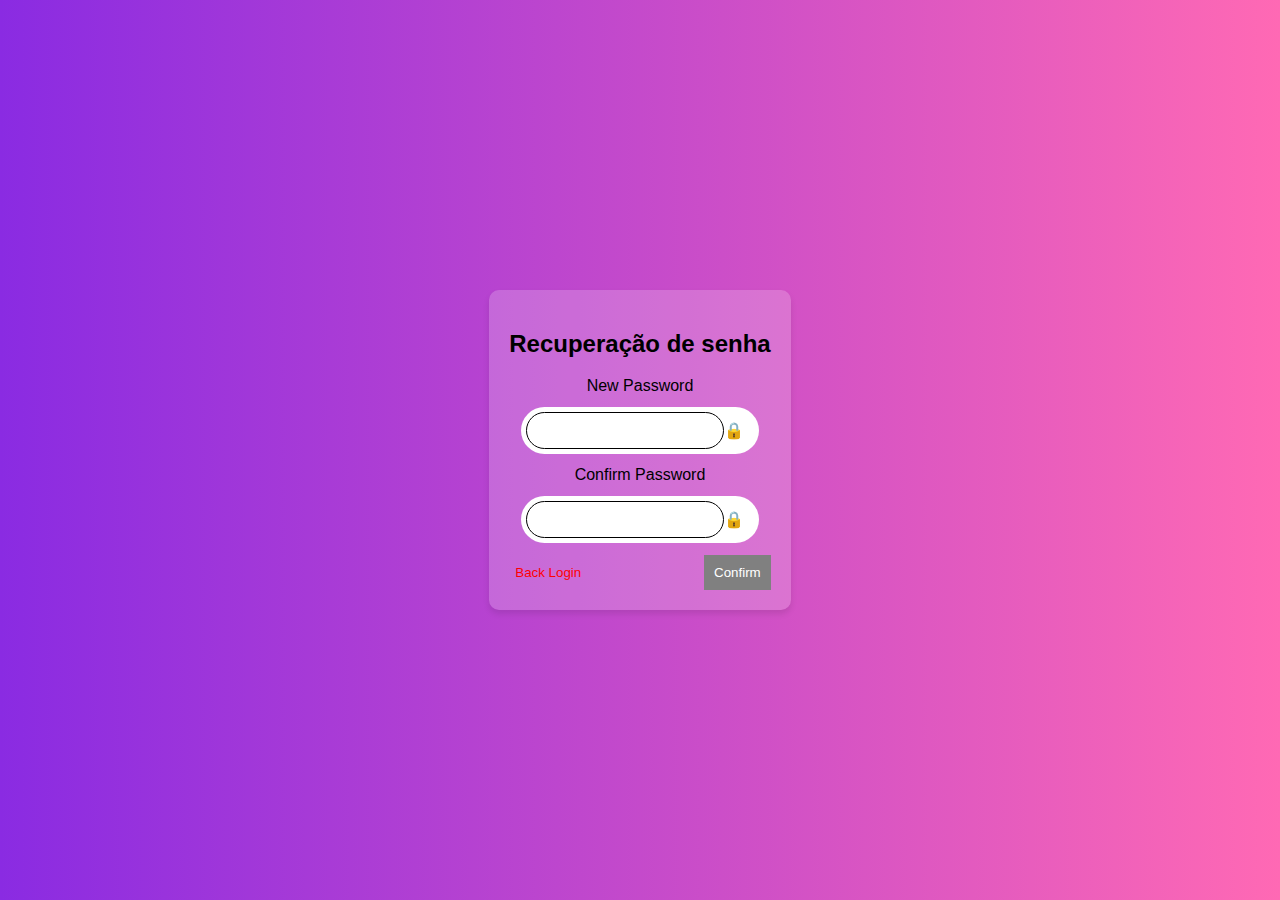
<file: Perfil e editar/recuperacao/index.html>
<!DOCTYPE html>
<html lang="pt">
<head>
    <meta charset="UTF-8">
    <meta name="viewport" content="width=device-width, initial-scale=1.0">
    <title>Recuperação de Senha</title>
    <link rel="stylesheet" href="styles.css">
</head>
<body>
    <div class="container">
    
        <div class="form-box">
            <h2>Recuperação de senha</h2>
            <label for="new-password">New Password</label>
            <div class="input-box">
                <input type="password" id="new-password">
                <span class="lock">🔒</span>
            </div>
            <label for="confirm-password">Confirm Password</label>
            <div class="input-box">
                <input type="password" id="confirm-password">
                <span class="lock">🔒</span>
            </div>
            <div class="buttons">
                <button class="back" onclick="goBack()">Back Login</button>
                <button class="confirm" onclick="confirmPassword()">Confirm</button>
            </div>
        </div>
    </div>
    <script src="script.js"></script>
</body>
</html>
</file>
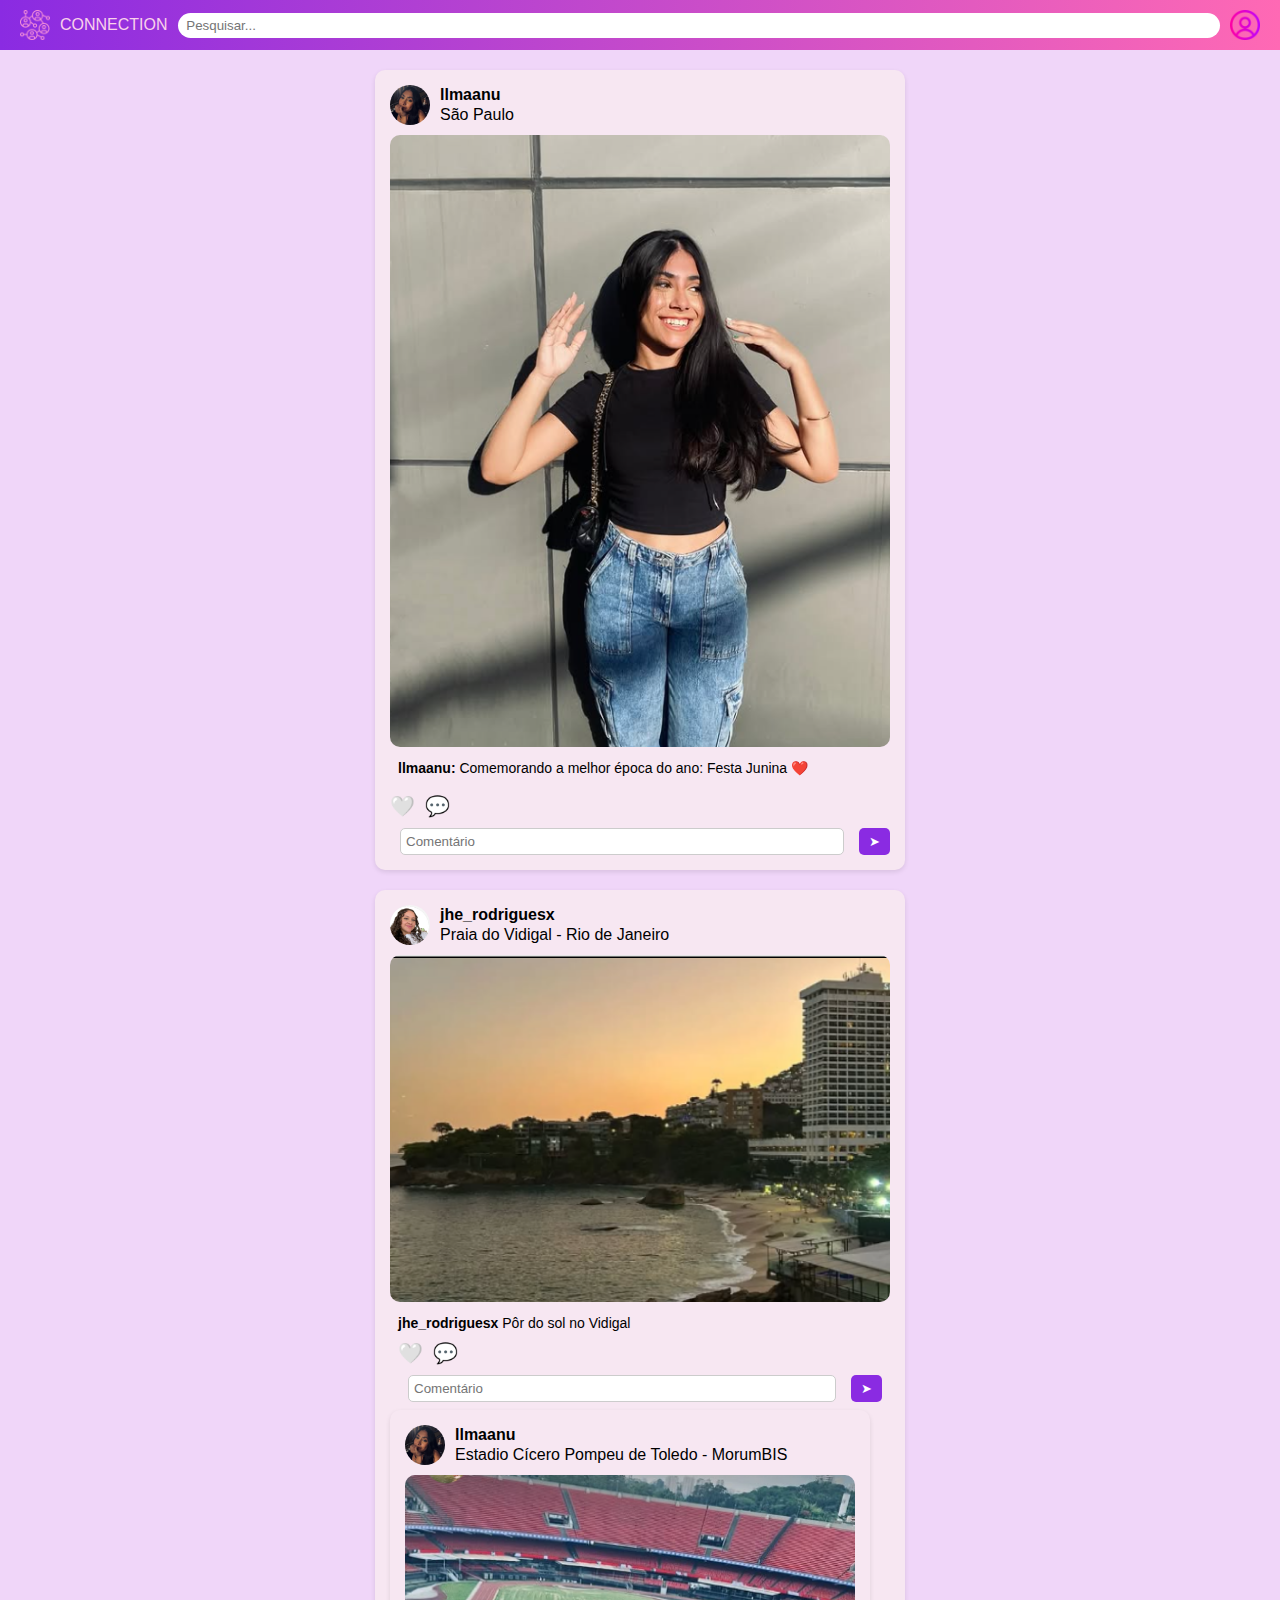
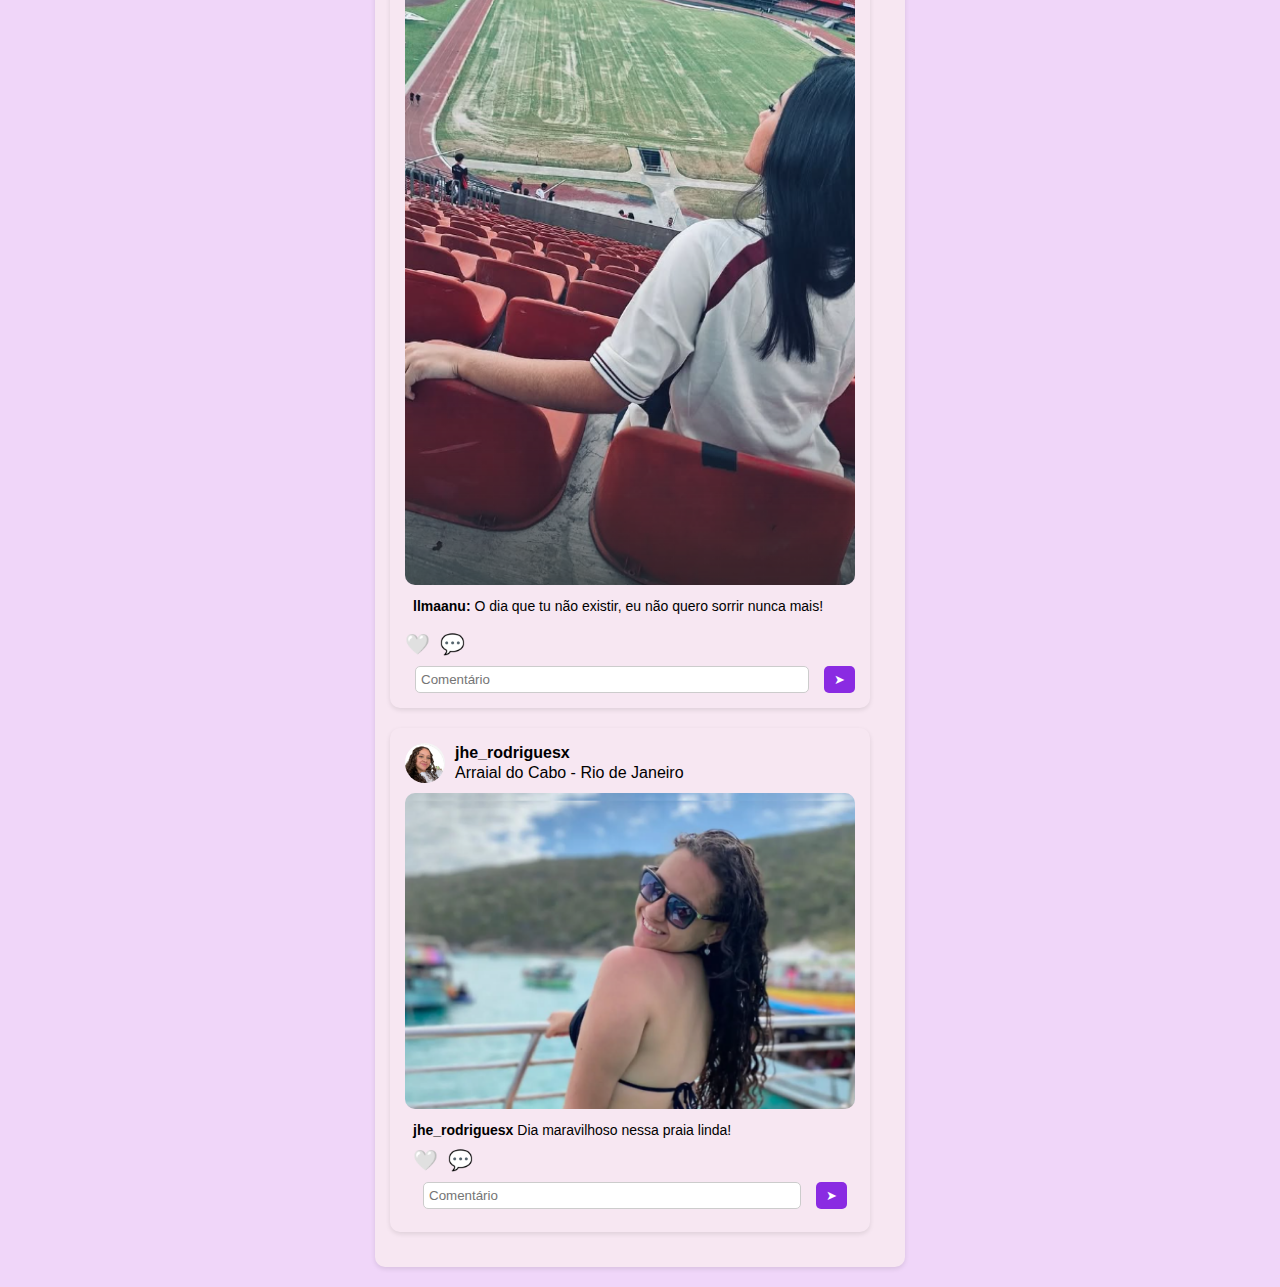
<file: login/feed/feed.html>
<!DOCTYPE html>
<html lang="pt-BR">
<head>
    <meta charset="UTF-8">
    <meta name="viewport" content="width=device-width, initial-scale=1.0">
    <title>Connection</title>
    <link rel="stylesheet" href="feed.css">
    <script defer src="feed.js"></script>
</head>
<body>

    <header>
        <div class="logo">
            <img src="./connection.png" alt="Connection">
            <span>CONNECTION</span>
        </div>
        <input type="text" placeholder=" Pesquisar...">
        <img src="./perfil.png" alt="perfil_usuario" class="icon">
    </header>

    <main>
        <div class="post">
            <div class="user-info">
                <img src="./perfil-user.png" alt="Usuário">

                <div style="    display: flex;
                                flex-direction: 
                                column; 
                                gap: 2px;"
                                >
                    <strong style=" display: 
                                    inline; "   
                                    >llmaanu
                    </strong>
                    <p      style=" margin: 0;
                                    ">São Paulo
                    </p>
                </div>
            </div>
            <img src="./junina.png" class="post-image" alt="Post">
            <div class="caption-box1">
                <strong>llmaanu:</strong> Comemorando a melhor época do ano: Festa Junina ❤️
            </div>
            
            <div class="actions">
                <span id="like-btn"
                 class="heart">🤍</span>
                 <span>💬</span>
            </div>
            <div class="comments">
                <input type="text" placeholder="Comentário">
                <button>➤</button>
            </div>
            <div class="comment-box">
                <strong>jhe_rodriguesx:</strong> Arrasou miga!
            </div>
        </div>
        <div class="post">
            <div class="user-info">
                <img src="./Captura de tela 2025-04-03 143020.png" alt="Usuário">

                <div style="    display: flex;
                                flex-direction: 
                                column; 
                                gap: 2px;"
                                >
                    <strong style=" display: 
                                    inline; "   
                                    >jhe_rodriguesx
                    </strong>
                    <p      style=" margin: 0;
                                    ">Praia do Vidigal - Rio de Janeiro
                    </p>
                </div>
            </div>
            <img src="./fotorj.png" class="post-image" alt="Post">
            <div class="caption-box2">
                <strong>jhe_rodriguesx </strong> Pôr do sol no Vidigal 
                
                <div class="actions">
                    <span id="like-btn"class="heart">🤍</span>
                    <span>💬</span>
                </div>
                <div class="comments">
                    
                    <input type="text" placeholder="Comentário">
                    <button>➤</button>
                </div>
            <div class="comment-box">
                <strong>llmaanu:</strong> Lugar perfeitooo!
            </div>
        </div>
        <div class="post">
            <div class="user-info">
                <img src="./perfil-user.png" alt="Usuário">

                <div style="    display: flex;
                                flex-direction: 
                                column; 
                                gap: 2px;"
                                >
                    <strong style=" display: 
                                    inline; "   
                                    >llmaanu
                    </strong>
                    <p      style=" margin: 0;
                                    ">Estadio Cícero Pompeu de Toledo - MorumBIS
                    </p>
                </div>
            </div>
            <img src="./spfc.png" class="post-image" alt="Post">
            <div class="caption-box1">
                <strong>llmaanu:</strong> O dia que tu não existir, eu não quero sorrir nunca mais!
            </div>
            
            <div class="actions">
                <span id="like-btn"
                 class="heart">🤍</span>
                 <span>💬</span>
            </div>
            <div class="comments">
                <input type="text" placeholder="Comentário">
                <button>➤</button>
            </div>
            <div class="comment-box">
                <strong>jhe_rodriguesx:</strong> Corinthians é melhor 
            </div>
        </div>
        <div class="post">
            <div class="user-info">
                <img src="./Captura de tela 2025-04-03 143020.png" alt="Usuário">

                <div style="    display: flex;
                                flex-direction: 
                                column; 
                                gap: 2px;"
                                >
                    <strong style=" display: 
                                    inline; "   
                                    >jhe_rodriguesx
                    </strong>
                    <p      style=" margin: 0;
                                    ">Arraial do Cabo - Rio de Janeiro
                    </p>
                </div>
            </div>
            <img src="./foto jheni.png" class="post-image" alt="Post">
            <div class="caption-box2">
                <strong>jhe_rodriguesx</strong> Dia maravilhoso nessa praia linda! 
                
                <div class="actions">
                    <span id="like-btn"class="heart">🤍</span>
                    <span>💬</span>
                </div>
                <div class="comments">
                    
                    <input type="text" placeholder="Comentário">
                    <button>➤</button>
                </div>
            <div class="comment-box">
                <strong>llmaanu:</strong> Q linda miga, arrasou!
            </div>
        </div>
    </main>
    

</body>
</html>
</file>
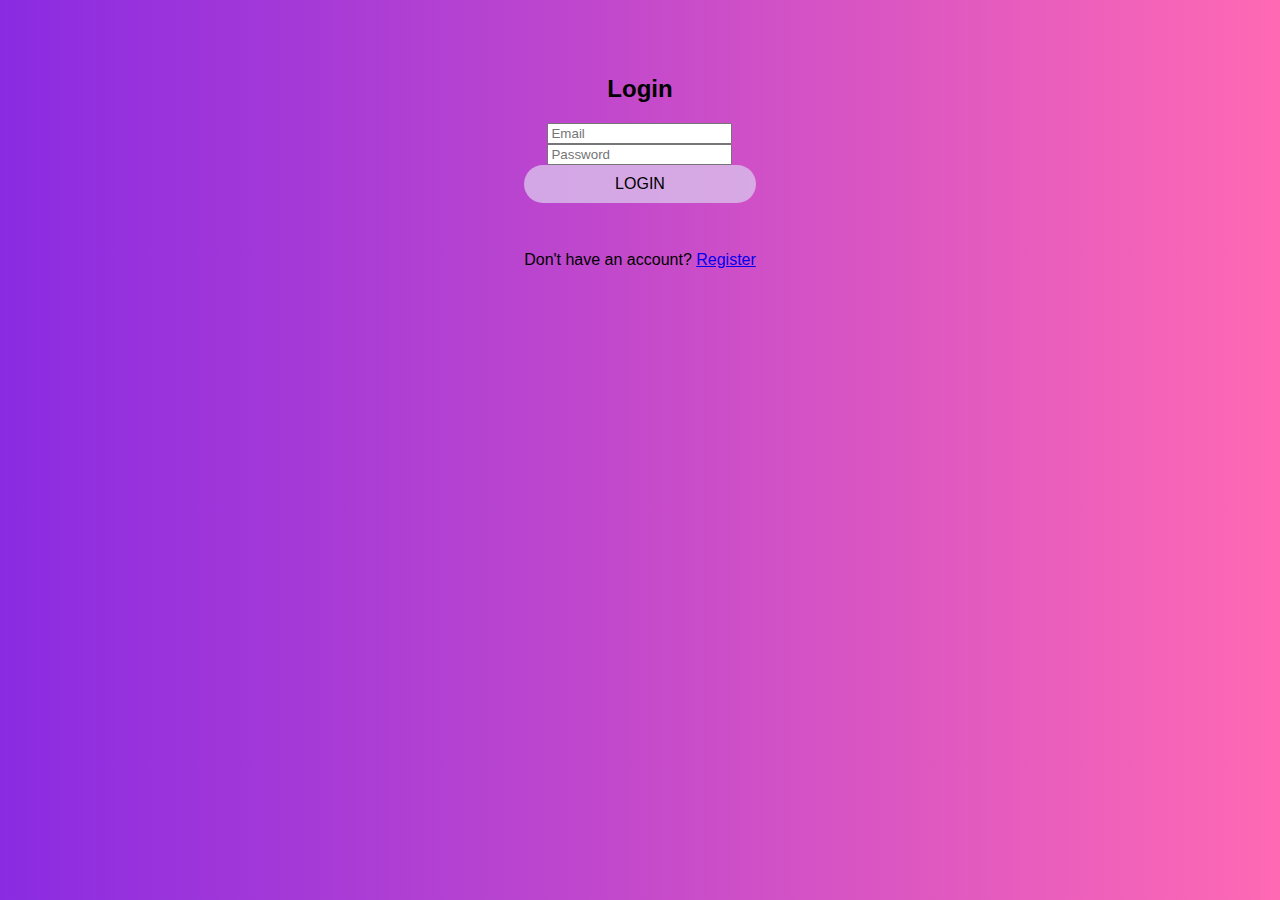
<file: login/feed/login.html>
<!DOCTYPE html>
<html lang="en">
<head>
  <meta charset="UTF-8" />
  <meta name="viewport" content="width=device-width, initial-scale=1.0"/>
  <title>Login</title>
  <link rel="stylesheet" href="login.css" />
</head>
<body>
  <div class="container">
    <h2>Login</h2>
    <input type="text" id="email" placeholder="Email" />
    <input type="password" id="password" placeholder="Password" />
    <button id="loginBtn">LOGIN</button>
    <p id="mensagem" style="color: red;"></p>
    <p>Don't have an account? <a href="../register/register.html">Register</a></p>
  </div>

  <script src="login.js"></script>
</body>
</html>
</file>
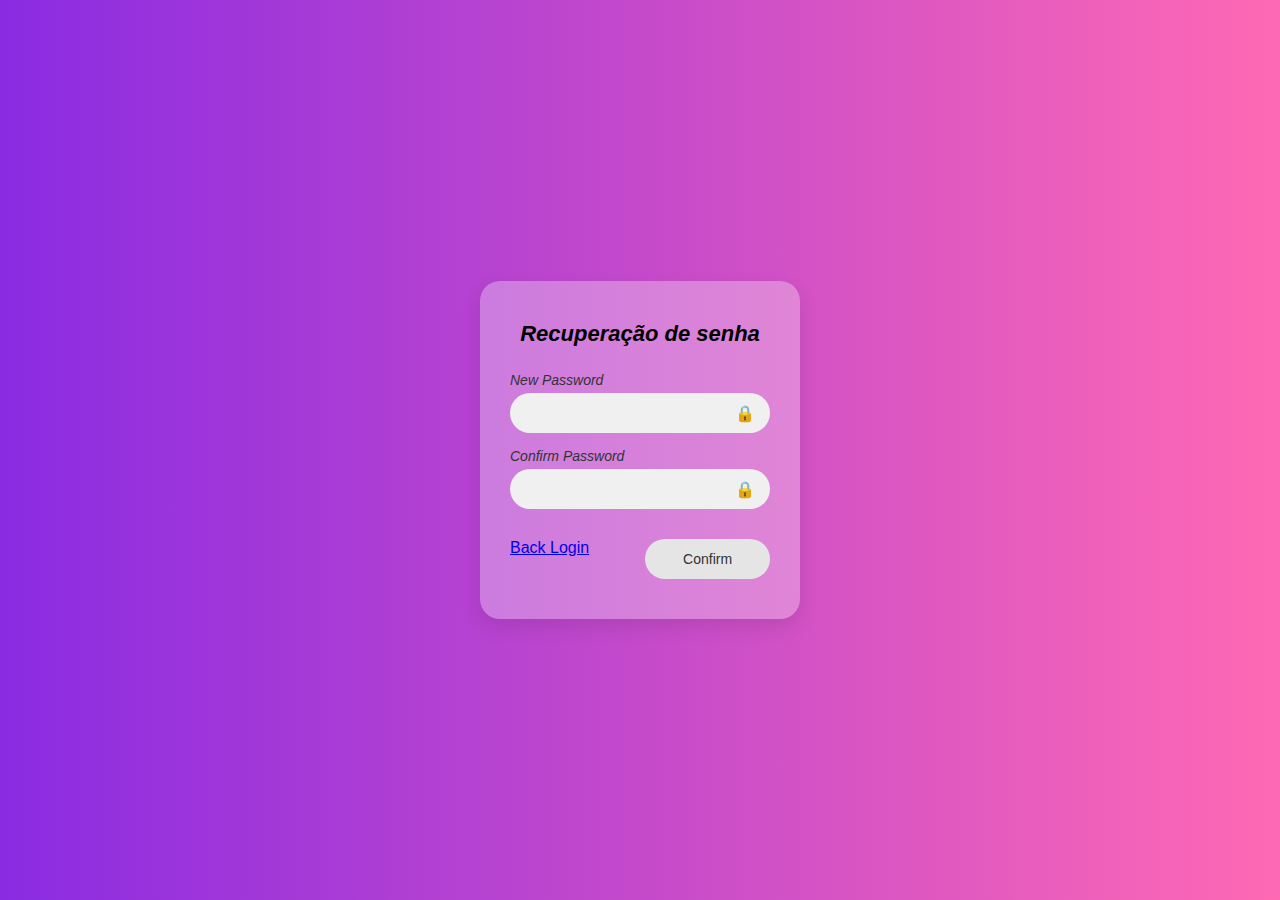
<file: login/feed/recuperar.html>
<!DOCTYPE html>
<html lang="pt">
<head>
    <meta charset="UTF-8">
    <meta name="viewport" content="width=device-width, initial-scale=1.0">
    <title>Recuperação de Senha</title>
    <link rel="stylesheet" href="recuperar.css">
</head>
<body>
    <div class="container">
    
        <div class="form-box">
            <h2>Recuperação de senha</h2>
            <label for="new-password">New Password</label>
            <div class="input-box">
                <input type="password" id="new-password">
                <span class="lock">🔒</span>
            </div>
            <label for="confirm-password">Confirm Password</label>
            <div class="input-box">
                <input type="password" id="confirm-password">
                <span class="lock">🔒</span>
            </div>
            <div class="buttons">
                <a href="login.html" class="back">Back Login</a> 
                <button type="submit" class="confirm">Confirm</button>
            </div>
        </div>
    </div>
    <script src="recuperar.js"></script>
</body>
</html>
</file>
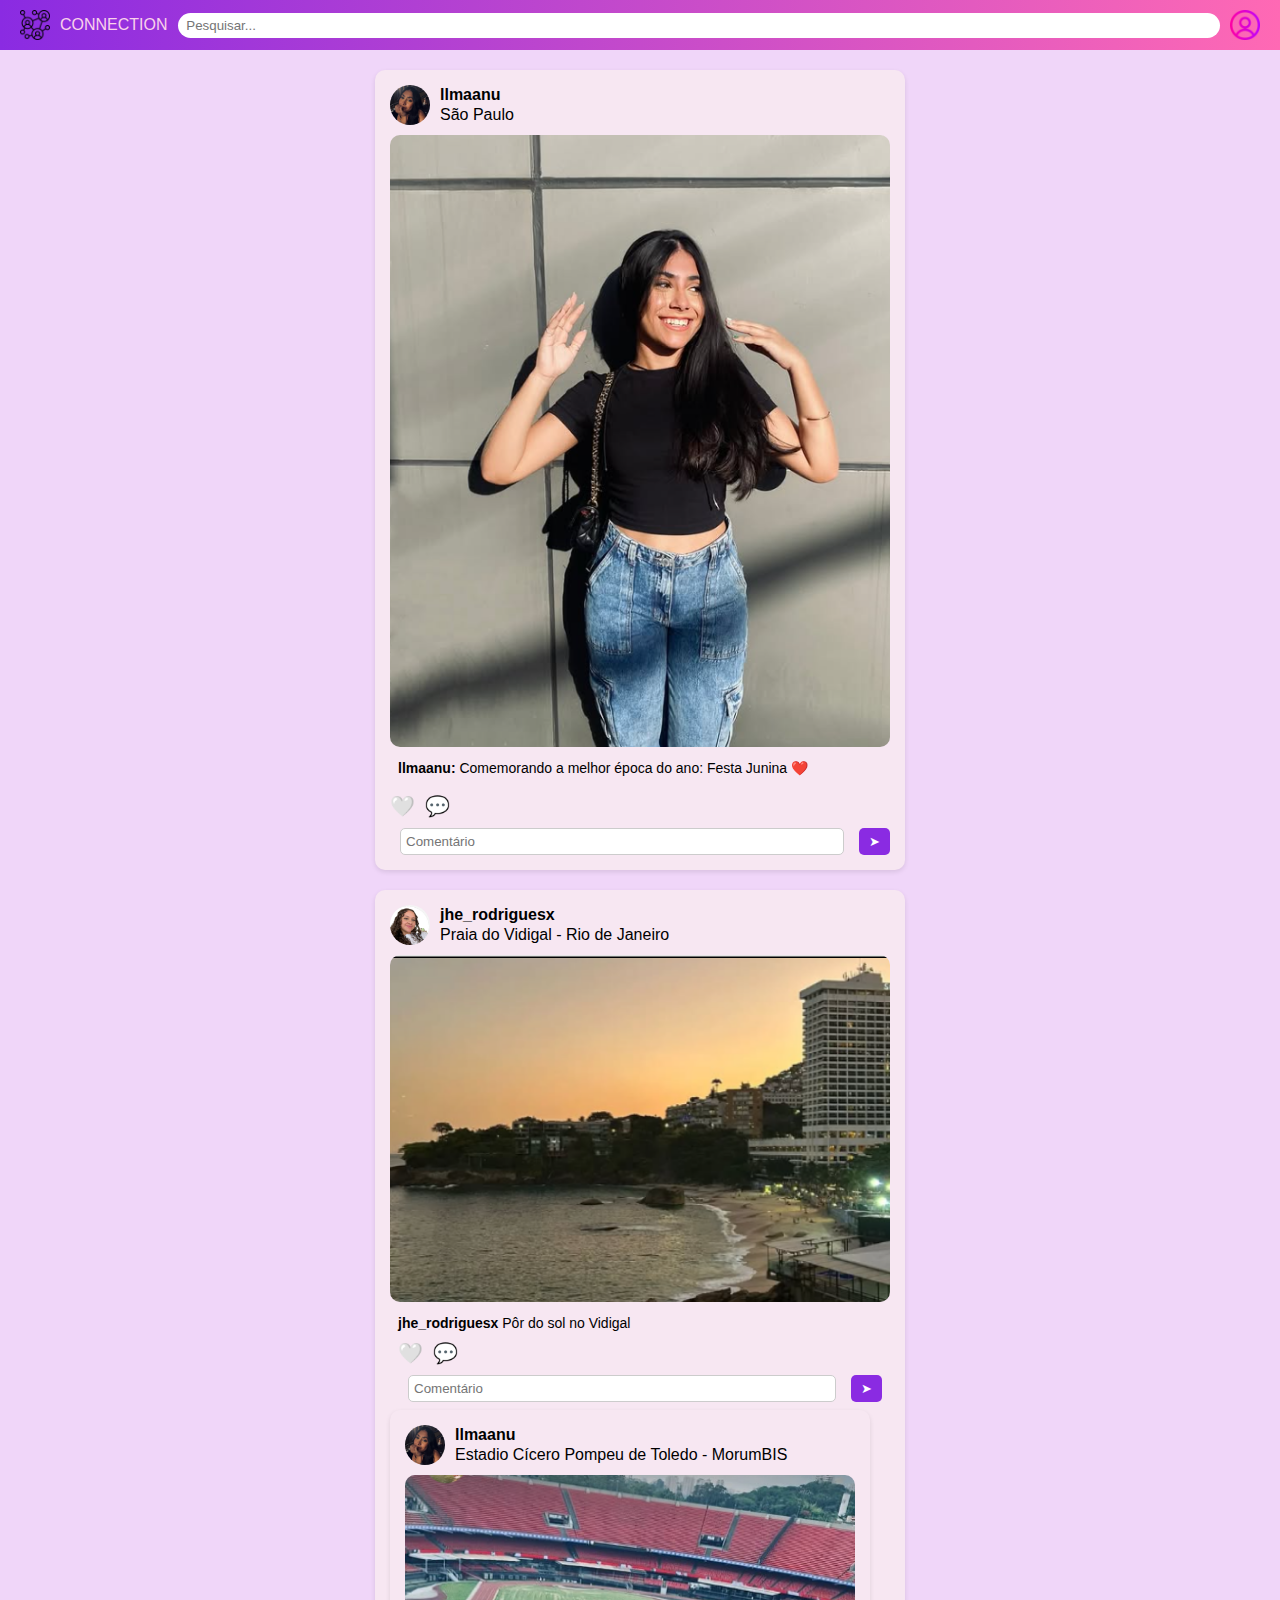
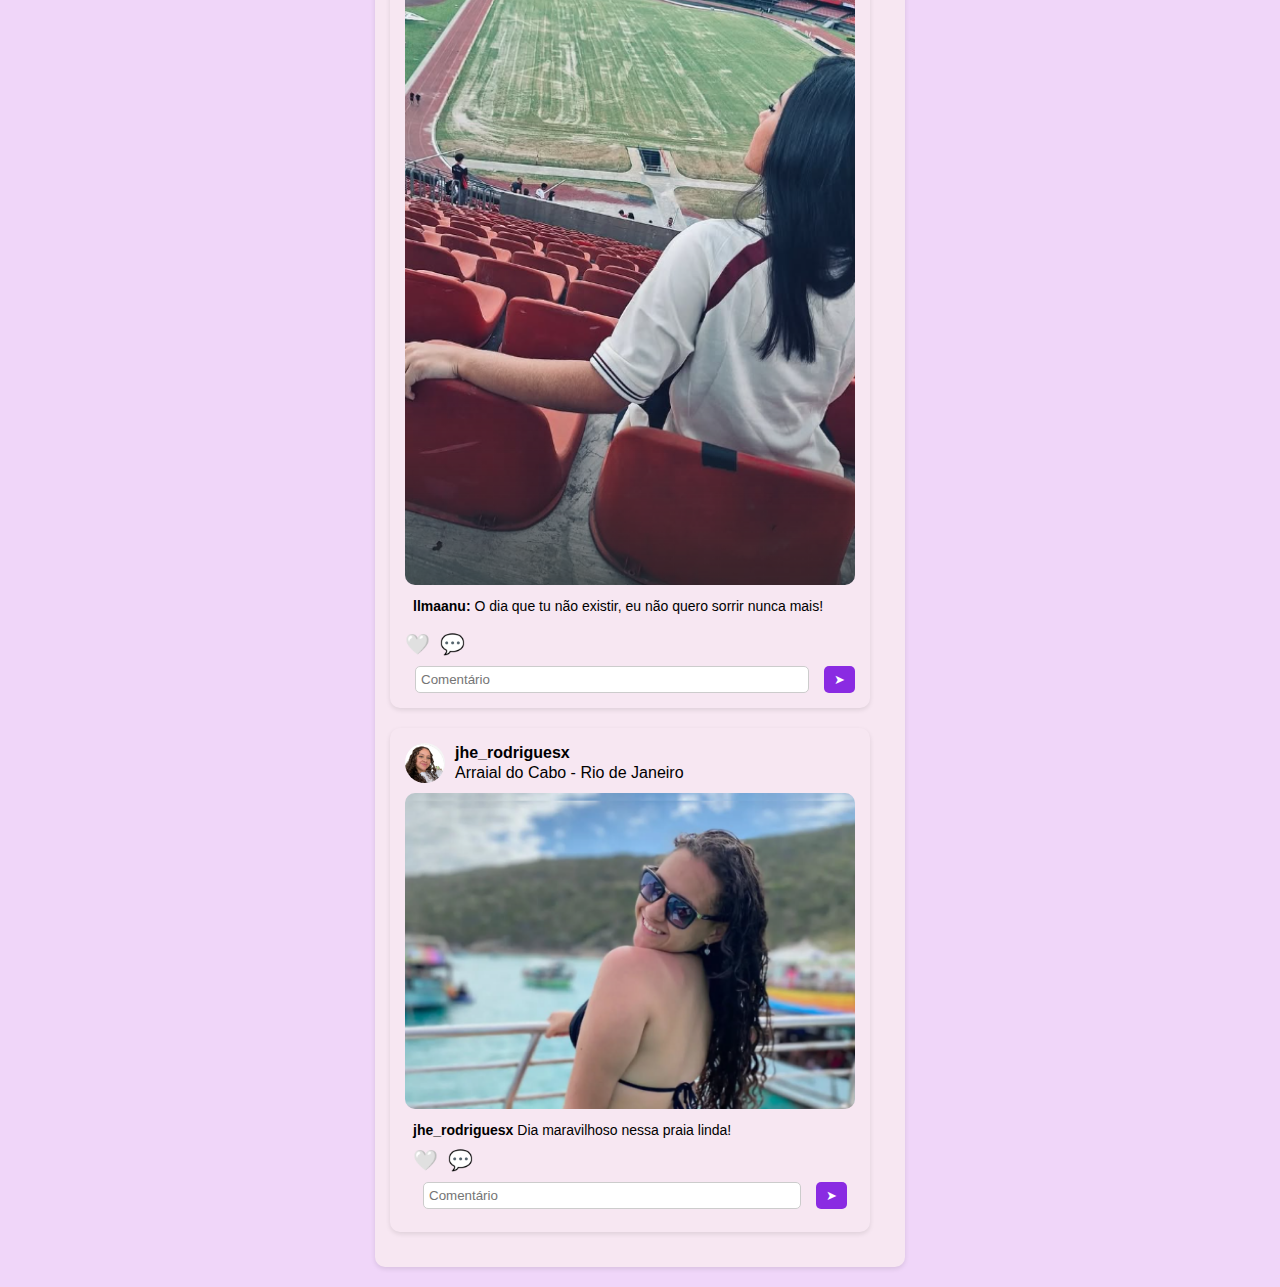
<file: Perfil e editar/feed/feed.html>
<!DOCTYPE html>
<html lang="pt-BR">
<head>
    <meta charset="UTF-8">
    <meta name="viewport" content="width=device-width, initial-scale=1.0">
    <title>Connection</title>
    <link rel="stylesheet" href="feed.css">
    <script defer src="feed.js"></script>
</head>
<body>

    <header>
        <div class="logo">
            <img src="./networking.png" alt="Connection">
            <span>CONNECTION</span>
        </div>
        <input type="text" placeholder=" Pesquisar...">
        <img src="./perfil.png" alt="perfil_usuario" class="icon">
    </header>

    <main>
        <div class="post">
            <div class="user-info">
                <img src="./perfil-user.png" alt="Usuário">

                <div style="    display: flex;
                                flex-direction: 
                                column; 
                                gap: 2px;"
                                >
                    <strong style=" display: 
                                    inline; "   
                                    >llmaanu
                    </strong>
                    <p      style=" margin: 0;
                                    ">São Paulo
                    </p>
                </div>
            </div>
            <img src="./junina.png" class="post-image" alt="Post">
            <div class="caption-box1">
                <strong>llmaanu:</strong> Comemorando a melhor época do ano: Festa Junina ❤️
            </div>
            
            <div class="actions">
                <span id="like-btn"
                 class="heart">🤍</span>
                 <span>💬</span>
            </div>
            <div class="comments">
                <input type="text" placeholder="Comentário">
                <button>➤</button>
            </div>
            <div class="comment-box">
                <strong>jhe_rodriguesx:</strong> Arrasou miga!
            </div>
        </div>
        <div class="post">
            <div class="user-info">
                <img src="./Captura de tela 2025-04-03 143020.png" alt="Usuário">

                <div style="    display: flex;
                                flex-direction: 
                                column; 
                                gap: 2px;"
                                >
                    <strong style=" display: 
                                    inline; "   
                                    >jhe_rodriguesx
                    </strong>
                    <p      style=" margin: 0;
                                    ">Praia do Vidigal - Rio de Janeiro
                    </p>
                </div>
            </div>
            <img src="./fotorj.png" class="post-image" alt="Post">
            <div class="caption-box2">
                <strong>jhe_rodriguesx </strong> Pôr do sol no Vidigal 
                
                <div class="actions">
                    <span id="like-btn"class="heart">🤍</span>
                    <span>💬</span>
                </div>
                <div class="comments">
                    
                    <input type="text" placeholder="Comentário">
                    <button>➤</button>
                </div>
            <div class="comment-box">
                <strong>llmaanu:</strong> Lugar perfeitooo!
            </div>
        </div>
        <div class="post">
            <div class="user-info">
                <img src="./perfil-user.png" alt="Usuário">

                <div style="    display: flex;
                                flex-direction: 
                                column; 
                                gap: 2px;"
                                >
                    <strong style=" display: 
                                    inline; "   
                                    >llmaanu
                    </strong>
                    <p      style=" margin: 0;
                                    ">Estadio Cícero Pompeu de Toledo - MorumBIS
                    </p>
                </div>
            </div>
            <img src="./spfc.png" class="post-image" alt="Post">
            <div class="caption-box1">
                <strong>llmaanu:</strong> O dia que tu não existir, eu não quero sorrir nunca mais!
            </div>
            
            <div class="actions">
                <span id="like-btn"
                 class="heart">🤍</span>
                 <span>💬</span>
            </div>
            <div class="comments">
                <input type="text" placeholder="Comentário">
                <button>➤</button>
            </div>
            <div class="comment-box">
                <strong>jhe_rodriguesx:</strong> Corinthians é melhor 
            </div>
        </div>
        <div class="post">
            <div class="user-info">
                <img src="./Captura de tela 2025-04-03 143020.png" alt="Usuário">

                <div style="    display: flex;
                                flex-direction: 
                                column; 
                                gap: 2px;"
                                >
                    <strong style=" display: 
                                    inline; "   
                                    >jhe_rodriguesx
                    </strong>
                    <p      style=" margin: 0;
                                    ">Arraial do Cabo - Rio de Janeiro
                    </p>
                </div>
            </div>
            <img src="./foto jheni.png" class="post-image" alt="Post">
            <div class="caption-box2">
                <strong>jhe_rodriguesx</strong> Dia maravilhoso nessa praia linda! 
                
                <div class="actions">
                    <span id="like-btn"class="heart">🤍</span>
                    <span>💬</span>
                </div>
                <div class="comments">
                    
                    <input type="text" placeholder="Comentário">
                    <button>➤</button>
                </div>
            <div class="comment-box">
                <strong>llmaanu:</strong> Q linda miga, arrasou!
            </div>
        </div>
    </main>
    

</body>
</html>
</file>
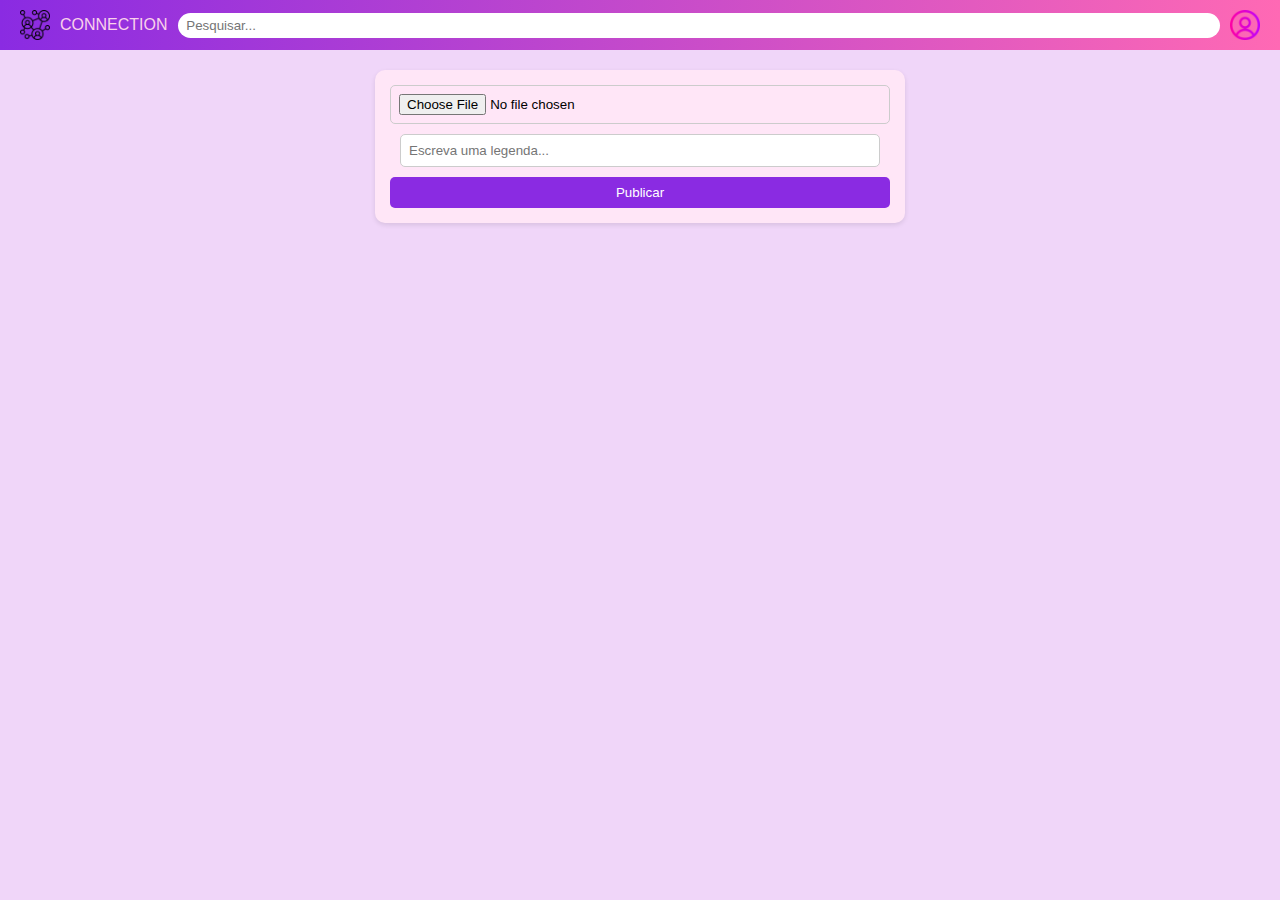
<file: Perfil e editar/publicar/post.html>
<!DOCTYPE html>
<html lang="pt-BR">
<head>
  <meta charset="UTF-8" />
  <meta name="viewport" content="width=device-width, initial-scale=1.0"/>
  <title>Connection</title>
  <link rel="stylesheet" href="post.css" />
  <script defer src="post.js"></script>
</head>
<body>
  <header>
    <div class="logo">
      <img src="./networking.png" alt="Connection" />
      <span>CONNECTION</span>
    </div>
    <input type="text" placeholder=" Pesquisar..." />
    <img src="./perfil.png" alt="perfil_usuario" class="icon" />
  </header>

  <!-- Formulário de nova publicação -->
  <section class="new-post">
    <input type="file" id="imageUpload" accept="image/*" />
    <input type="text" id="captionInput" placeholder="Escreva uma legenda..." />
    <button id="publishBtn">Publicar</button>
  </section>

  <main id="feed">
    <!-- Posts existentes ou criados aparecerão aqui -->
  </main>
</body>
</html>
</file>
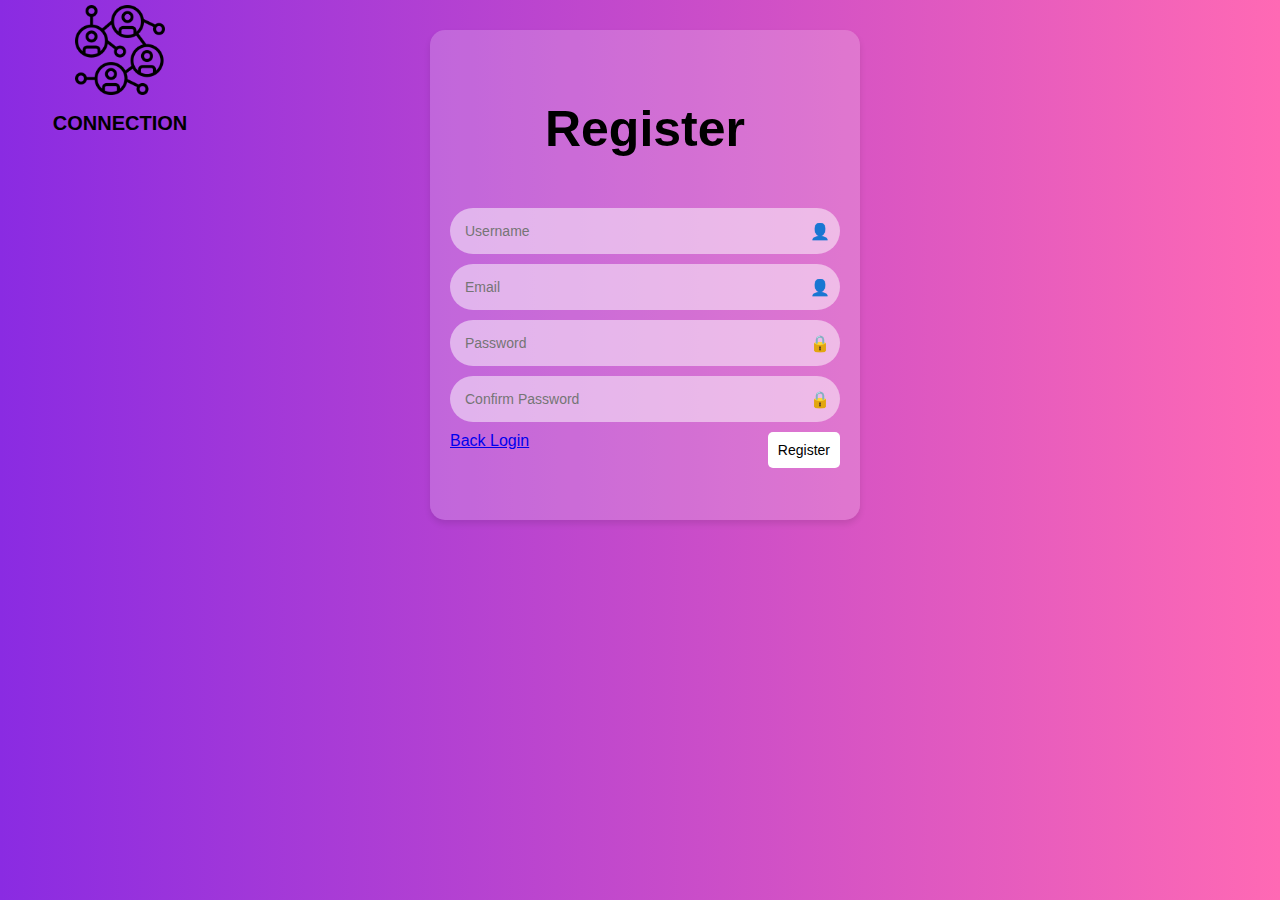
<file: login/feed/registro/registro.html>
<!DOCTYPE html>
<html lang="pt-br">
<head>
    <meta charset="UTF-8">
    <meta name="viewport" content="width=device-width, initial-scale=1.0">
    <title>Register</title>
    <link rel="stylesheet" href="registro.css">
</head>
<body>
    <div class="container">
        <div class="logo">
            <img src="rede.png" alt="Logo">
            <h2>CONNECTION</h2>
        </div>
        <div class="register-box">
            <h3>Register</h3>
            <form id="registerForm">
                <div class="input-group">
                    <input type="text" placeholder="Username" required>
                    <span class="icon">&#128100;</span>
                </div>
                <div class="input-group">
                    <input type="email" placeholder="Email" required>
                    <span class="icon">&#128100;</span>
                </div>
                <div class="input-group">
                    <input type="password" placeholder="Password" required>
                    <span class="icon">&#128274;</span>
                </div>
                <div class="input-group">
                    <input type="password" placeholder="Confirm Password" required>
                    <span class="icon">&#128274;</span>
                </div>
                <div class="buttons">
                    <a href="../login.html" class="back">Back Login</a> 
                    <button type="submit" class="register">Register</button>
                </div>
            </form>
        </div>
    </div>
    <script src="registro.js"></script>
</body>
</html>
</file>
<file: Perfil e editar/recuperacao/styles.css>
body {
    font-family: Arial, sans-serif;
    background: linear-gradient(to right, #8A2BE2, #FF69B4);
    display: flex;
    justify-content: center;
    align-items: center;
    height: 100vh;
    margin: 0;
}

.container {
    text-align: center;
}


.form-box {
    background: rgba(255, 255, 255, 0.2);
    padding: 20px;
    border-radius: 10px;
    box-shadow: 0px 4px 6px rgba(0, 0, 0, 0.1);
}

h2 {
    color: black;
}

.input-box {
    display: flex;
    align-items: center;
    background: white;
    border-radius: 35px;
    padding: 5px;
    margin: 12px ;
}

input {
    width: 100%;
    padding: 10px;
    padding-right: 0px;
    border-radius: 30px;
    border: 1px solid #000000;
}


.lock {
    margin-right: 10px;
}

.buttons {
    display: flex;
    justify-content: space-between;
    
}

.back {
    background: none;
    color: red;
    border: none;
    cursor: pointer;
}

.confirm {
    background: gray;
    color: white;
    padding: 10px;
    border:none;
    cursor: pointer;
}
</file>
<file: login/feed/feed.css>
body {
    font-family: Arial, sans-serif;
    margin: 0;
    padding: 0;
    background-color: #f0d6f9;
}

header {
    display: flex;
    justify-content: space-between;
    align-items: center;
    padding: 10px 20px;
    background: linear-gradient(to right, #8a2be2, #ff69b4);
    color: #f9d2eb;
}

.logo {
    display: flex;
    align-items: center;
}

.logo img {
    height: 30px;
    margin-right: 10px;
}

.icon {
    height: 30px;
    cursor: pointer;
}

input[type="text"] {
    flex: 1;
    margin: 0 10px;
    padding: 5px;
    border-radius: 20px;
    border: none;
    outline: none;
}

main {
    display: flex;
    flex-direction: column;
    align-items: center;
    margin-top: 20px;
}

.post {
    background: #f7e7f2;
    width: 90%;
    max-width: 500px;
    padding: 15px;
    margin-bottom: 20px;
    border-radius: 10px;
    box-shadow: 0px 2px 5px rgba(0, 0, 0, 0.1);
}

.user-info {
    display: flex;
    align-items: center;
}

.user-info img {
    width: 40px;
    height: 40px;
    border-radius: 50%;
    margin-right: 10px;
}

.post-image {
    width: 100%;
    border-radius: 10px;
    margin-top: 10px;
}

.actions {
    display: flex;
    align-items: center;
    gap: 10px;
    margin-top: 10px;
    font-size: 20px;
}

.like-button {
    font-size: -45px;
    cursor: pointer;
    transition: color 0.3s ease;
}

.liked {
    color: red;
}

.comments {
    display: flex;
    margin-top: 10px;
}

.comments input {
    flex: 1;
    padding: 5px;
    border-radius: 5px;
    border: 1px solid #ccc;
    outline: none;
}

.comments button {
    background-color: #8a2be2;
    color: white;
    border: none;
    padding: 5px 10px;
    margin-left: 5px;
    cursor: pointer;
    border-radius: 5px;
}

.comment-box {
    display: none;
    background: #f0d6f9;
    padding: 8px;
    border-radius: 5px;
    margin-top: 5px;
    font-size: 14px;
}
.caption-box1{
    background: transparent;
    padding: 8px;
    border-radius: 5px;
    margin-top: 1px;
    font-size: 14px;
}
.caption-box2{
    background: transparent;
    padding: 8px;
    border-radius: 5px;
    margin-top: 1px;
    font-size: 14px;
}

.actions span {
    display: flex; /* Organiza os ícones lado a lado */
    gap: 15px; /* Espaçamento entre os ícones */
    font-size: -15px; /* Tamanho maior dos ícones */
    cursor: pointer; /* Mostra que são clicáveis */
    user-select: none; /* Evita que o usuário selecione o texto */
}

/* Efeito ao passar o mouse */
.actions span:hover {
    transform: scale(1.2); /* Aumenta um pouco */
    transition: transform 0.2s ease-in-out;
}

/* Coração preenchido quando curtido */
.liked {
    animation: pop 0.3s ease-in-out; /* Aplica animação */
}

/* Animação de crescimento rápido */
@keyframes pop {
    0% {
        transform: scale(1);
    }
    50% {
        transform: scale(1.5);
    }
    100% {
        transform: scale(1);
    }
}
/* Ícone de menu para cada comentário */
.comment-menu {
    cursor: pointer;
    margin-left: 10px;
    font-size: 16px;
}

/* Caixa de opções (Editar/Excluir) */
.comment-options {
    background: #fff;
    border: 1px solid #ccc;
    border-radius: 5px;
    padding: 5px;
    position: absolute;
    margin-top: 5px;
    display: flex;
    flex-direction: column;
    gap: 5px;
}

.comment-options button {
    background: none;
    border: none;
    font-size: 14px;
    cursor: pointer;
}

.comment-options button:hover {
    text-decoration: underline;
}

/* Esconde as opções por padrão */
.hidden {
    display: none;
}
</file>
<file: login/feed/login.css>
body {
    font-family: Arial, sans-serif;
    background: linear-gradient(to right, #8A2BE2, #FF69B4);
    display: flex;
    justify-content: center;
    align-items: center;
    height: 100vh;
    margin: 0;
}
.container {
    display: flex;
    flex-direction: column;
    align-items: center;
    justify-content: flex-start;
    height: 90vh; 
    margin-top: 20px;
}
.logo {
    display: flex;
    align-items: center;
    flex-direction: column;
    color: rgb(0, 0, 0);
    font-size: 24px;
    font-weight: bold;
    position: relative;
    left: -520px;
    text-align: right; 
}
.logo img {
    width: 80px;
    height: 80ps;
}
.login-box {
    background: rgba(255, 255, 255, 0.317);
    padding: 40px;
    border-radius: 10px;
    text-align: center;
    width: 300px;
    margin-top: -100px; 
}
.input-box {
    position: relative;
    margin: 10px 0;
}
.input-box input {
    width: 100%;
    padding: 10px;
    padding-right: 0px;
    border-radius: 30px;
    border: 1px solid #000000;
}
.icon {
    position: absolute;
    right: 10px;
    top: 50%;
    transform: translateY(-50%);
    font-size: 16px;
}
.forgot {
    text-align: right;
    font-size: 12px;
}
button {
    background: #dac5edc2;
    color: rgb(0, 0, 0);
    border: none;
    padding: 10px;
    width: 100%;
    border-radius: 30px;
    cursor: pointer;
    font-size: 16px;
}
button:hover {
    background: linear-gradient(to right, #8A2BE2, #FF69B4);
}
</file>
<file: Perfil e editar/feed/feed.css>
body {
    font-family: Arial, sans-serif;
    margin: 0;
    padding: 0;
    background-color: #f0d6f9;
}

header {
    display: flex;
    justify-content: space-between;
    align-items: center;
    padding: 10px 20px;
    background: linear-gradient(to right, #8a2be2, #ff69b4);
    color: #f9d2eb;
}

.logo {
    display: flex;
    align-items: center;
}

.logo img {
    height: 30px;
    margin-right: 10px;
}

.icon {
    height: 30px;
    cursor: pointer;
}

input[type="text"] {
    flex: 1;
    margin: 0 10px;
    padding: 5px;
    border-radius: 20px;
    border: none;
    outline: none;
}

main {
    display: flex;
    flex-direction: column;
    align-items: center;
    margin-top: 20px;
}

.post {
    background: #f7e7f2;
    width: 90%;
    max-width: 500px;
    padding: 15px;
    margin-bottom: 20px;
    border-radius: 10px;
    box-shadow: 0px 2px 5px rgba(0, 0, 0, 0.1);
}

.user-info {
    display: flex;
    align-items: center;
}

.user-info img {
    width: 40px;
    height: 40px;
    border-radius: 50%;
    margin-right: 10px;
}

.post-image {
    width: 100%;
    border-radius: 10px;
    margin-top: 10px;
}

.actions {
    display: flex;
    align-items: center;
    gap: 10px;
    margin-top: 10px;
    font-size: 20px;
}

.like-button {
    font-size: -45px;
    cursor: pointer;
    transition: color 0.3s ease;
}

.liked {
    color: red;
}

.comments {
    display: flex;
    margin-top: 10px;
}

.comments input {
    flex: 1;
    padding: 5px;
    border-radius: 5px;
    border: 1px solid #ccc;
    outline: none;
}

.comments button {
    background-color: #8a2be2;
    color: white;
    border: none;
    padding: 5px 10px;
    margin-left: 5px;
    cursor: pointer;
    border-radius: 5px;
}

.comment-box {
    display: none;
    background: #f0d6f9;
    padding: 8px;
    border-radius: 5px;
    margin-top: 5px;
    font-size: 14px;
}
.caption-box1{
    background: transparent;
    padding: 8px;
    border-radius: 5px;
    margin-top: 1px;
    font-size: 14px;
}
.caption-box2{
    background: transparent;
    padding: 8px;
    border-radius: 5px;
    margin-top: 1px;
    font-size: 14px;
}

.actions span {
    display: flex; /* Organiza os ícones lado a lado */
    gap: 15px; /* Espaçamento entre os ícones */
    font-size: -15px; /* Tamanho maior dos ícones */
    cursor: pointer; /* Mostra que são clicáveis */
    user-select: none; /* Evita que o usuário selecione o texto */
}

/* Efeito ao passar o mouse */
.actions span:hover {
    transform: scale(1.2); /* Aumenta um pouco */
    transition: transform 0.2s ease-in-out;
}

/* Coração preenchido quando curtido */
.liked {
    animation: pop 0.3s ease-in-out; /* Aplica animação */
}

/* Animação de crescimento rápido */
@keyframes pop {
    0% {
        transform: scale(1);
    }
    50% {
        transform: scale(1.5);
    }
    100% {
        transform: scale(1);
    }
}
/* Ícone de menu para cada comentário */
.comment-menu {
    cursor: pointer;
    margin-left: 10px;
    font-size: 16px;
}

/* Caixa de opções (Editar/Excluir) */
.comment-options {
    background: #fff;
    border: 1px solid #ccc;
    border-radius: 5px;
    padding: 5px;
    position: absolute;
    margin-top: 5px;
    display: flex;
    flex-direction: column;
    gap: 5px;
}

.comment-options button {
    background: none;
    border: none;
    font-size: 14px;
    cursor: pointer;
}

.comment-options button:hover {
    text-decoration: underline;
}

/* Esconde as opções por padrão */
.hidden {
    display: none;
}
</file>
<file: Perfil e editar/publicar/post.css>
body {
    font-family: Arial, sans-serif;
    margin: 0;
    padding: 0;
    background-color: #f0d6f9;
  }
  
  header {
    display: flex;
    justify-content: space-between;
    align-items: center;
    padding: 10px 20px;
    background: linear-gradient(to right, #8a2be2, #ff69b4);
    color: #f9d2eb;
  }
  
  .logo {
    display: flex;
    align-items: center;
  }
  
  .logo img {
    height: 30px;
    margin-right: 10px;
  }
  
  .icon {
    height: 30px;
    cursor: pointer;
  }
  
  input[type="text"] {
    flex: 1;
    margin: 0 10px;
    padding: 5px;
    border-radius: 20px;
    border: none;
    outline: none;
  }
  
  main {
    display: flex;
    flex-direction: column;
    align-items: center;
    margin-top: 20px;
  }
  
  .new-post {
    background: #ffe6f7;
    padding: 15px;
    margin: 20px auto;
    width: 90%;
    max-width: 500px;
    border-radius: 10px;
    display: flex;
    flex-direction: column;
    gap: 10px;
    box-shadow: 0 2px 5px rgba(0, 0, 0, 0.1);
  }
  
  .new-post input[type="file"],
  .new-post input[type="text"],
  .new-post button {
    padding: 8px;
    border-radius: 5px;
    border: 1px solid #ccc;
  }
  
  .new-post button {
    background-color: #8a2be2;
    color: white;
    border: none;
    cursor: pointer;
  }
  
  .post {
    background: #f7e7f2;
    width: 90%;
    max-width: 500px;
    padding: 15px;
    margin-bottom: 20px;
    border-radius: 10px;
    box-shadow: 0px 2px 5px rgba(0, 0, 0, 0.1);
  }
  
  .user-info {
    display: flex;
    align-items: center;
  }
  
  .user-info img {
    width: 40px;
    height: 40px;
    border-radius: 50%;
    margin-right: 10px;
  }
  
  .post-image {
    width: 100%;
    border-radius: 10px;
    margin-top: 10px;
  }
  
  .actions {
    display: flex;
    align-items: center;
    gap: 10px;
    margin-top: 10px;
    font-size: 20px;
    cursor: pointer;
  }
  
  .comments {
    display: flex;
    margin-top: 10px;
  }
  
  .comments input {
    flex: 1;
    padding: 5px;
    border-radius: 5px;
    border: 1px solid #ccc;
    outline: none;
  }
  
  .comments button {
    background-color: #8a2be2;
    color: white;
    border: none;
    padding: 5px 10px;
    margin-left: 5px;
    cursor: pointer;
    border-radius: 5px;
  }
  
  .comment-box {
    background: #f0d6f9;
    padding: 8px;
    border-radius: 5px;
    margin-top: 5px;
    font-size: 14px;
  }
</file>
<file: login/feed/registro/registro.css>
body {
    font-family: Arial, sans-serif;
    margin: 0;
    padding: 0;
    display: flex;
    justify-content: center;
    align-items: center;
    height: 100vh;
    background: linear-gradient(to right, #8a2be2, #ff69b4);
}

.container {
    text-align: center;
    position: absolute;
    top: 30px; 
    left: 645px;
    transform: translateX(-50%)
}

.logo {
    display: flex;
    flex-direction: column;
    align-items: center;
    margin-bottom: 20px;
    width: 80px; 
    height: 80px; 
    left: -350px; 
    top: -25px;
    position: absolute;
}

.small-logo {
    width: 20px;
    height: auto;
}

.register-box {
    background: rgba(255, 255, 255, 0.2);
    padding: 20px;
    border-radius: 10px;
    box-shadow: 0px 4px 6px rgba(0, 0, 0, 0.1);
    width: 390px;
    text-align: center;
    height: 450px;
    border-radius: 15px;
}
h2 {
    font-size: 20px;
    margin-bottom: 15px;
}

.input-group {
    display: flex;
    align-items: center;
    background: rgba(255, 255, 255, 0.5);
    padding: 10px;
    border-radius: 5px;
    margin-bottom: 10px;
    border-radius: 30px;
    cursor: pointer;
    font-size: 16px;
    border: none;
}

.input-group input {
    border: none;
    outline: none;
    background: transparent;
    flex: 1;
    padding: 5px;
    font-size: 14px;
}

.icon {
    margin-left: 19px;
}

.buttons {
    display: flex;
    justify-content: space-between;
    margin-top: 10px;
    
}

button {
    padding: 8px 12px;
    border: none;
    border-radius: 5px;
    cursor: pointer;
    font-size: 14px;
    transition: background 0.3s ease;
}


.back-login {
    background: none;
    color: red;
}

.register {
    background: white;
    padding: 10px;
}
.register:hover{
    background: linear-gradient(to right, #8a2be2, #ff69b4);
}
.logo img {
    width: 90px;
    height: 90px 
}
h3{
    font-size: 50px
}
</file>
<file: login/feed/recuperar.css>
/* Reset básico */
* {
    margin: 0;
    padding: 0;
    box-sizing: border-box;
    font-family: 'Arial', sans-serif;
}

/* Background com gradiente */
body {
    height: 100vh;
    display: flex;
    justify-content: center;
    align-items: center;
    background: linear-gradient(to right, #8a2be2, #ff69b4);
    }

/* Container do formulário */
.container {
    display: flex;
    justify-content: center;
    align-items: center;
    width: 100%;
}

/* Caixa do formulário */
.form-box {
    background: rgba(255, 255, 255, 0.3);
    padding: 40px 30px;
    border-radius: 20px;
    box-shadow: 0 8px 20px rgba(0, 0, 0, 0.1);
    text-align: center;
    width: 320px;
}

/* Título */
.form-box h2 {
    margin-bottom: 25px;
    font-size: 22px;
    font-style: italic;
    color: #000;
}

/* Labels */
label {
    display: block;
    text-align: left;
    margin-top: 15px;
    margin-bottom: 5px;
    font-style: italic;
    font-size: 14px;
    color: #333;
}

/* Caixa de entrada com ícone */
.input-box {
    position: relative;
}

.input-box input {
    width: 100%;
    padding: 12px 40px 12px 15px;
    border-radius: 30px;
    border: none;
    outline: none;
    background: #f0f0f0;
    font-size: 14px;
}

.input-box .lock {
    position: absolute;
    right: 15px;
    top: 50%;
    transform: translateY(-50%);
    pointer-events: none;
    font-size: 16px;
}

/* Botões */
.buttons {
    display: flex;
    justify-content: space-between;
    margin-top: 30px;
}

button {
    padding: 12px 20px;
    border: none;
    border-radius: 30px;
    cursor: pointer;
    font-size: 14px;
    transition: background 0.3s ease;
    width: 48%;
}

button.back {
    background-color: #fff;
    color: #ff5733;
    font-style: italic;
}

button.back:hover {
    background-color: #ffe6e1;
}

button.confirm {
    background-color: #e5e5e5;
    color: #333;
}

button.confirm:hover {
    background: linear-gradient(to right, #8a2be2, #ff69b4);
}
</file>
